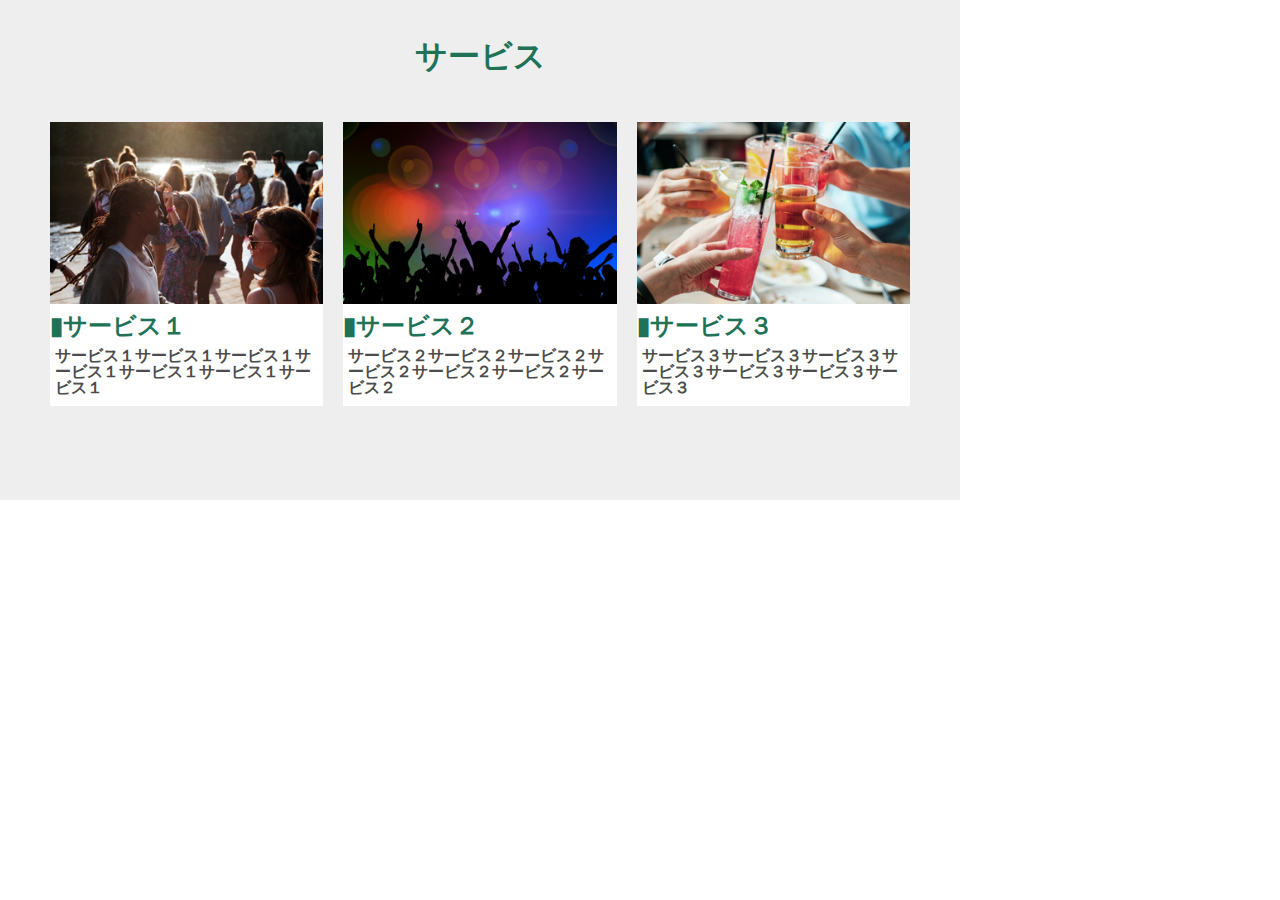
<file: 2024.11.23/work2/index.html>
<!DOCTYPE html>
<html lang="ja">
<head>
    <meta charset="UTF-8">
    <meta name="viewport" content="width=device-width, initial-scale=1.0">
    <title>work2</title>
    <link rel="stylesheet" href="./css/reset.css">
    <link rel="stylesheet" href="./css/style.css">
</head>
<body>
    <div class="service">
        <header>
            <h1>サービス</h1>
        </header>
        <div class="container">
            <div class="content">
                <img src="./images/main_1.jpg" alt="">
                <h2>サービス１</h2>
                <p>サービス１サービス１サービス１サービス１サービス１サービス１サービス１</p>
            </div>
            <div class="content">
                <img src="./images/main_2.png" alt="">
                <h2>サービス２</h2>
                <p>サービス２サービス２サービス２サービス２サービス２サービス２サービス２</p>
            </div>
            <div class="content">
                <img src="./images/main_3.png" alt="">
                <h2>サービス３</h2>
                <p>サービス３サービス３サービス３サービス３サービス３サービス３サービス３</p>
            </div>
        </div>
    </div>
</body>
</html>
</file>
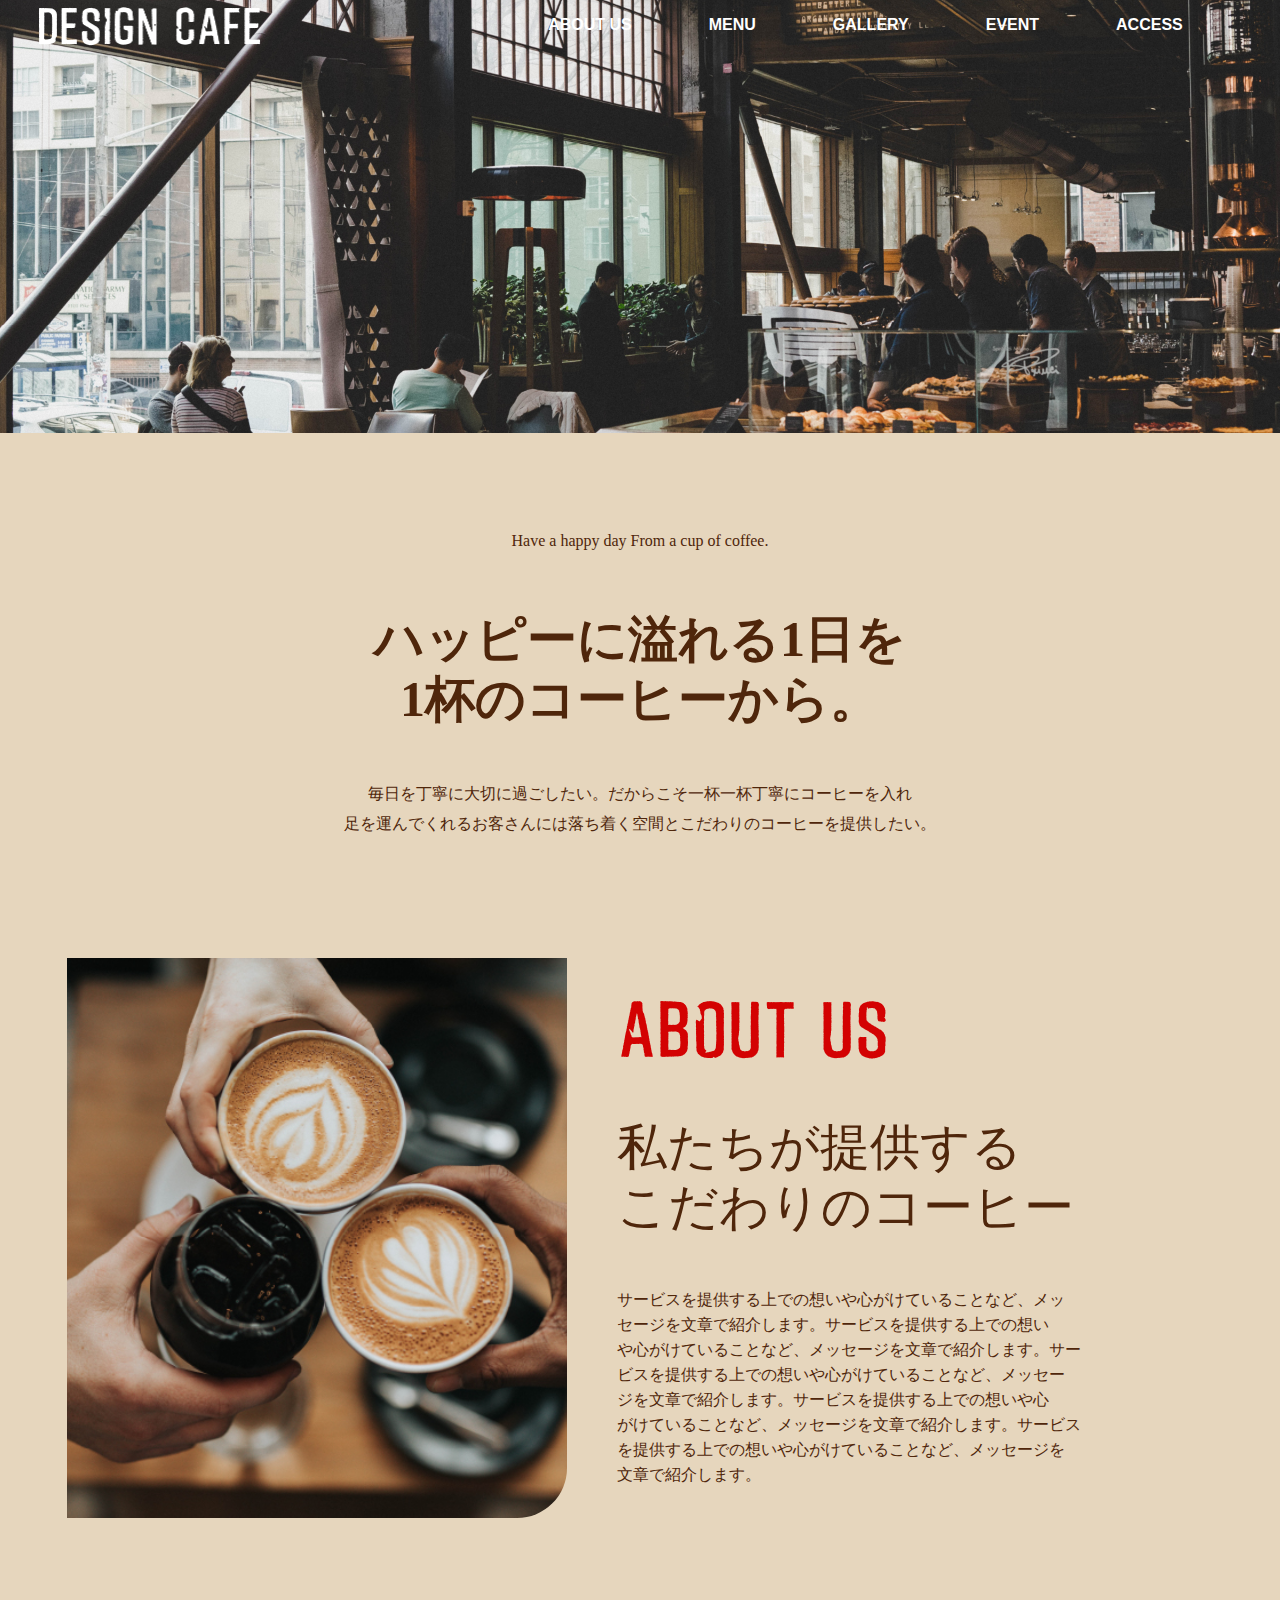
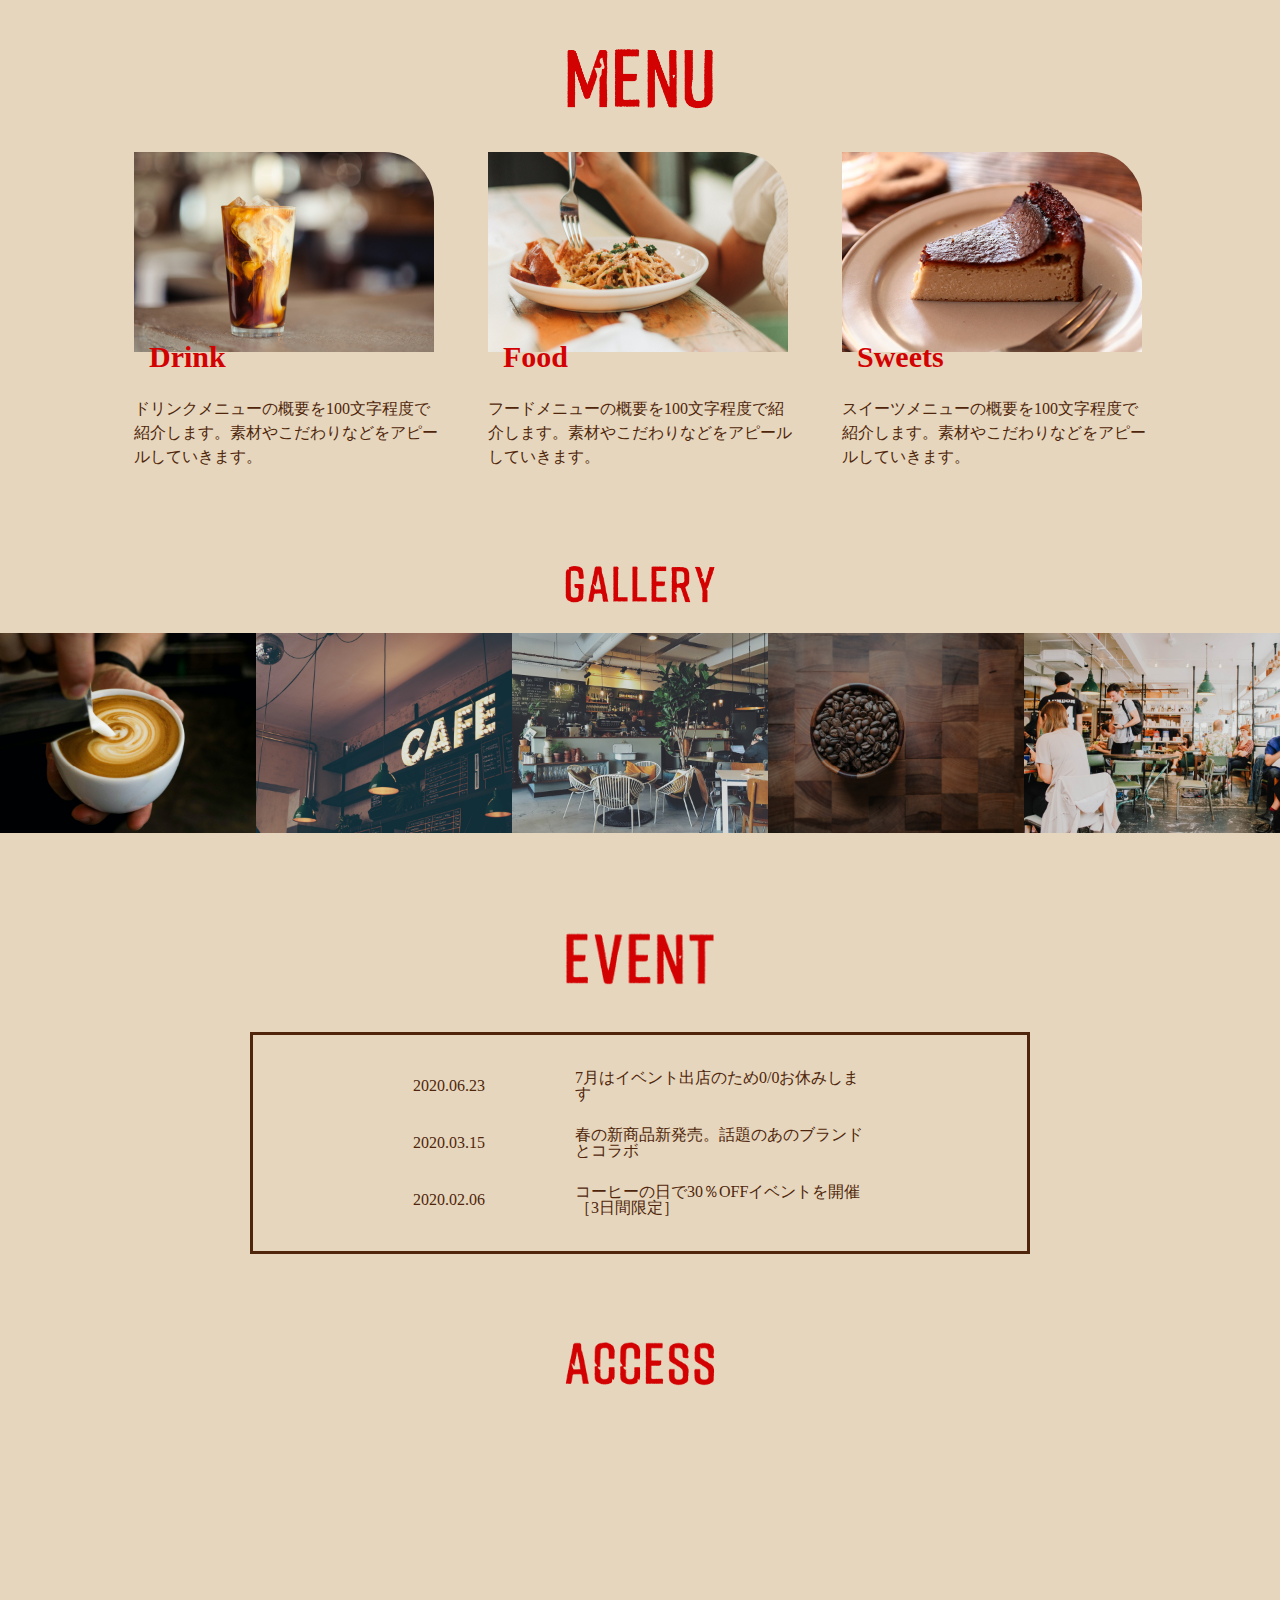
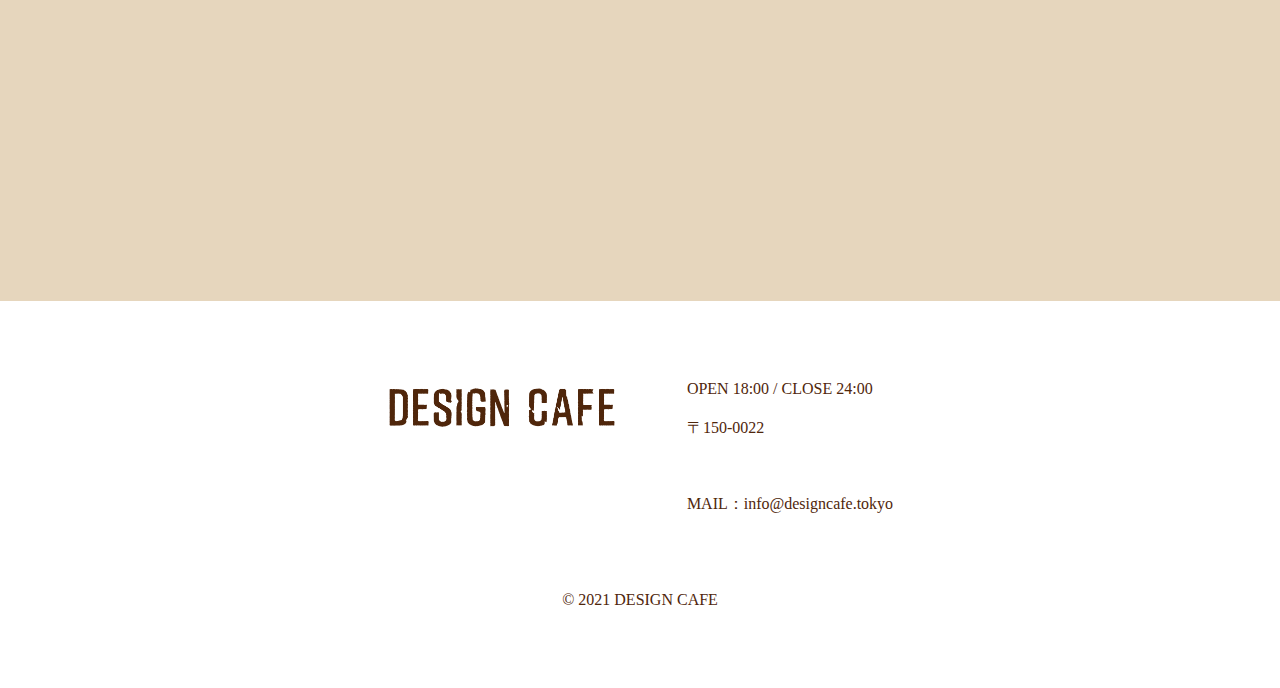
<file: 2024.12.08/design_cafe/index.html>
<!DOCTYPE html>
<html lang="ja">
<head>
    <meta charset="UTF-8">
    <meta name="viewport" content="width=device-width, initial-scale=1.0">
    <title>デザインカフェ</title>
    <link rel="stylesheet" href="./css/reset.css">
    <link rel="stylesheet" href="./css/style.css">
</head>
<body>
    <header id="header">
        <div class="header__inner">
            <h1 class="logo">
                <a href="./index.html">
                    <img src="./images/design_cafe_logo_header@2x.png" alt="デザインカフェ">
                </a>
            </h1>
            <nav class="header__nav">
                <ul class="header__navlist">
                    <li class="header__nav-item"><a href="#about">ABOUT US</a></li>
                    <li class="header__nav-item"><a href="#menu">MENU</a></li>
                    <li class="header__nav-item"><a href="#gallery">GALLERY</a></li>
                    <li class="header__nav-item"><a href="#event">EVENT</a></li>
                    <li class="header__nav-item"><a href="#access">ACCESS</a></li>
                </ul>
            </nav>
        </div>
        <div class="main-visual">
            <img src="./images/pc_first-100.jpg" alt="カフェ店内の様子">
        </div>
    </header>
    <div id ="wrapper">
                <!-- TOP message -->
                <div class="TOP_inner">
                    <p class="TOP_message">Have a happy day From a cup of coffee.</p>
                    <h1 class="TOP_catchcopy">ハッピーに溢れる1日を<br>
                        1杯のコーヒーから。</h1>
                    <p class="TOP_text">毎日を丁寧に大切に過ごしたい。だからこそ一杯一杯丁寧にコーヒーを入れ<br>
                        足を運んでくれるお客さんには落ち着く空間とこだわりのコーヒーを提供したい。</p>
                </div>
        <!-- ABOUT US -->
         <!-- line-heightの値とイラレではかった値が合わないのがなぜかわからない -->
          <!-- classのレイヤー名の付け方のベストが知りたい。正解があるかはわからないが、wrapperとかcontainerの線引きが雰囲気でやっているのでもやもや -->
                    <section id ="aboutus">
                        <div class="aboutus_inner">
                            <div class="aboutus_left_container">
                                <img src="./images/about_us@2x-100.jpg" alt="">
                            </div>
                            <div class="aboutus_right_container">
                                <div class="aboutus_right_content">
                                    <div class="aboutus_right_title">
                                        <img src="./images/about_us@2x.png" alt="">
                                    </div>
                                    <div class="aboutus_right__heading">
                                        <h2>私たちが提供する
                                        <br>こだわりのコーヒー</h2>
                                    </div>
                                    <div class="aboutus_right__paragraph">
                                        <p>
                                            サービスを提供する上での想いや心がけていることなど、メッ
                                            <br>セージを文章で紹介します。サービスを提供する上での想い
                                            <br>や心がけていることなど、メッセージを文章で紹介します。サー
                                            <br>ビスを提供する上での想いや心がけていることなど、メッセー
                                            <br>ジを文章で紹介します。サービスを提供する上での想いや心
                                            <br>がけていることなど、メッセージを文章で紹介します。サービス
                                            <br>を提供する上での想いや心がけていることなど、メッセージを
                                            <br>文章で紹介します。
                                        </p>
                                    </div>
                                </div>
                            </div>
                        </div>
                    </section>
        <!-- MENU -->
                    <section id ="menu">
                        <div class="menu_inner">
                            <div class="menu_title">
                                <img src="./images/menu@2x.png" alt="">
                            </div>
                            <div class="menu-column">
                                <div class="menu_contents">
                                    <img src="./images//pc_menu_drink-100.jpg" alt="">
                                    <h3>Drink</h3>
                                    <p>ドリンクメニューの概要を100文字程度で
                                    <br>紹介します。素材やこだわりなどをアピー
                                    <br>ルしていきます。</p>
                                </div>
                                <div class="menu_contents">
                                    <img src="./images/pc_menu_food-100.jpg" alt="">
                                    <h3>Food</h3>
                                    <p>フードメニューの概要を100文字程度で紹
                                    <br>介します。素材やこだわりなどをアピール
                                    <br>していきます。</p>
                                </div>
                                <div class="menu_contents">
                                    <img src="./images/pc_menu_sweets-100.jpg" alt="">
                                    <h3>Sweets</h3>
                                    <p>スイーツメニューの概要を100文字程度で
                                    <br>紹介します。素材やこだわりなどをアピー
                                    <br>ルしていきます。</p>
                                </div>
                            </div>
                        </div>  
                    </section>
        <!-- GALLERY -->
                    <section id ="gallery">
                        <div class="gallery_inner">
                            <div class="gallery_title">
                                <img src="./images/gallery@2x.png" alt="">
                            </div>
                            <div class="gallery_column">
                                <div class="gallery_items">
                                    <img src="./images/pc_gallary_01-100.jpg" alt="">
                                </div>
                                <div class="gallery_items">
                                    <img src="./images/pc_gallary_02-100.jpg" alt="">
                                </div>
                                <div class="gallery_items">
                                    <img src="./images/pc_gallary_03-100.jpg" alt="">
                                </div>
                                <div class="gallery_items">
                                    <img src="./images/pc_gallary_04-100.jpg" alt="">
                                </div>
                                <div class="gallery_items">
                                    <img src="./images/pc_gallary_05-100.jpg" alt="">
                                </div>
                            </div>
                        </div>
                    </section>
        <!-- EVENT  -->
         <!-- ここのCSSの表現がいまいちピンと来ない。雰囲気と力技でなんとか再現 -->
                    <section id ="event">
                        <div class="event_inner">
                            <div class="event_title">
                                <img src="./images/event@2x.png" alt="">
                            </div>
                            <div class="event_block">
                                <div class="event_contents">
                                    <div class="event_postdate">
                                        <p>2020.06.23</p>
                                    </div>
                                    <div class="event_postevents">
                                        <p>7月はイベント出店のため0/0お休みします</p>
                                    </div>
                                </div>
                                <div class="event_contents">
                                    <div class="event_postdate">
                                        <p>2020.03.15</p>
                                    </div>
                                    <div class="event_postevents">
                                        <p>春の新商品新発売。話題のあのブランドとコラボ</p>
                                    </div>
                                </div>
                                <div class="event_contents">
                                    <div class="event_postdate">
                                        <p>2020.02.06</p>
                                    </div>
                                    <div class="event_postevents">
                                        <p>コーヒーの日で30％OFFイベントを開催［3日間限定］</p>
                                    </div>
                                </div>
                            </div>
                        </div>
                    </section>
            <!-- ACCESS -->
                    <section id ="access">
                        <div class = "access_inner">
                            <div class="access_title">
                                <img src="./images/access@2x.png" alt="">
                            </div>
                            <div class="access_map">
                                <iframe src="https://www.google.com/maps/embed?pb=!1m18!1m12!1m3!1d30720.34903035999!2d139.7671248!3d35.68123620000001!2m3!1f0!2f0!3f0!3m2!1i1024!2i768!4f13.1!3m3!1m2!1s0x60188bfbd89f700b%3A0x277c49ba34ed38!2z5p2x5Lqs6aeF!5e1!3m2!1sja!2sjp!4v1733626803514!5m2!1sja!2sjp" width="100%" height="100%" style="border:0;" allowfullscreen="" loading="lazy" referrerpolicy="no-referrer-when-downgrade"></iframe>
                            </div>
                        </div>
                    </section>
            </div>
            <!-- footer -->
             <footer>
                <div class="footer_column">
                    <div class="footer_logo">
                        <img src="./images/design_cafe_logo_footer@2x.png" alt="">
                    </div>
                    <div class="footer_countainer">
                        <div class="footer_countainer-datetaime">
                            <p>OPEN 18:00 / CLOSE 24:00</p>
                        </div>
                        <div class="footer_countainer-address">
                            <p>〒150-0022</p>
                        </div>
                        <div class="footer_countainer-mail">
                            <p>MAIL：info@designcafe.tokyo</p>
                        </div>
                    </div>
                </div>
                <div class="footer_item">
                    <p>© 2021 DESIGN CAFE</p>
                </div>
             </footer>
</body>
</html>
</file>
<file: 2024.11.23/work2/css/style.css>
@charset "utf-8";
.service{
    padding: 40px;
    max-width: 960px;
    width: 100%;
    height: 500px;
    background-color: #eeeeee;
}
header h1{
    color: rgb(32, 114, 87);
    text-align: center;
}
.container{
    max-width: 960px;
    width: 100%;
    display: flex;
    justify-content: center;
    padding: 40px 0px;
}
.content{
    margin: 10px;
    font-size: 700;
    font-weight: 700;
    background-color: #ffffff;
}
.content h2{
    padding: 10px 10px 10px 0;
    color: rgb(32, 114, 87);
}
.content h2::before{
    content: "▮";
    color: rgb(32, 114, 87);
}
.content p{
    padding: 0 5px 10px 5px;
}

@media screen and (max-width:400px){
    .container{
        flex-direction: column;
        align-items: left;
        gap: 20px;
    }
    .service{
        padding: 10px;
        max-width: 400px;
        width: 100%;
        height: 1200px;
        background-color: #eeeeee;
    }
    .content p{
        padding: 0 10px 20px 10px;
    }
}
</file>
<file: 2024.12.08/design_cafe/css/style.css>
@charset "UTF-8";

.header__inner{
    display: flex;
    justify-content: space-between;
    align-items: center;
    padding-right:7.6%;
    padding-left:2.8%;
    position: absolute; /*absoluteを使うとwidthを失う*/
    width: 100%;
}

.header__navlist{
    display: flex;
    gap: 77px;
}

.header__nav-item{
    color: #ffffff;
    font-weight: bold;
    font-family: "游ゴシック体", YuGothic, "游ゴシック Medium", "Yu Gothic Medium", "游ゴシック", "Yu Gothic", sans-serif;
}

.logo{
    width: 227px;
}

#wrapper{
    background-color:#E6D6BD;
}
/* 少ない表現で効率的だけど、だれでも読めるcssコードにする方法が知りたい */
/* 基本的にmargin-top1個ずつおいて調整すれば良い感じなのだろうか？ */
/* divを中央に寄せるときはjustifycontentを使うだけでいいのだろうか？margin 0 autoやtext-align:centerの活躍場はないのか？*/
/*すべてのclass名～_titleのwidthを合わせる方法が知りたい */
.TOP_inner{
    padding: 100px;
    text-align: center;
}

.TOP_catchcopy{
    margin-top: 60px;
    font-size: 50px;
    line-height: 60px;
}
.TOP_text{
    margin-top: 50px;
    line-height: 30px;
}


.aboutus_inner{
    display: flex;
    justify-content: center;
    align-items: center;
}
.aboutus_left_container img{
    height: 560px;
    width: 500px;
    object-fit: cover;
    border-bottom-right-radius: 50px;
}
.aboutus_right_container{
    margin: 50px;
}
.aboutus_right_title img{
    width: 50%;
}
.aboutus_right__heading h2{
    padding-top: 50px;
    font-size: 50px;
    font-weight: 100;
    line-height: 60px;
}
.aboutus_right__paragraph{
    padding-top: 50px;
}
.aboutus_right__paragraph p{
    line-height: 25px;
}

.menu_inner{
    margin-top: 100px;
}
.menu_title{
    text-align: center;
}
.menu_title img{
    width: 12%;
}

.menu-column{
    display: flex;
    justify-content: center;
    align-items: center;
    gap: 50px;
    margin-top: 35px;
}

.menu_contents img{
    height: 200px;
    width: 300px;
    border-top-right-radius: 50px;
}
.menu_contents h3{
    font-size: 30px;
    color: #D30202;
    margin-top: -10px;
    margin-left: 15px;
}
.menu_contents p{
    margin-top:25px ;
    line-height: 24px;
}
.gallery_inner{
    margin-top: 90px;
}
.gallery_title{
    text-align: center;
}
.gallery_title img{
    width: 12%;
}
.gallery_column{
    display: flex;
    justify-content: center;
    align-items: center;
    margin-top: 25px;
}

.event_inner{
    margin-top: 90px;
}
.event_title{
    text-align: center;
}
.event_title img{
    width: 12%;
}
.event_block{
    width: 780px;
    margin: 0 auto;
    margin-top: 40px;
    padding-top:35px;
    padding-bottom:35px;
    padding-right:160px;
    padding-left:160px;
    border: #4F260B solid 3px;
}
.event_contents{
    display: flex;
    justify-content: center;
    align-items: center;
    gap: 90px;
    &:not(:last-child) {
    margin-bottom: 25px;
    }
}

.event_postdate{
    align-items: left;
}


.access_inner{
    margin-top: 80px;
}
.access_title{
    text-align: center;
}
.access_title img{
    width: 12%;
}
.access_map{
    margin-top:40px;
    filter: grayscale(100%) invert(92%) contrast(83%);
    height: 470px;
}

.footer_column{
    display: flex;
    justify-content: center;
    gap: 70px;
    margin-top:80px ;
}
.footer_logo img{
    width: 230px;
}

.footer_countainer-datetaime{
    margin-bottom: 23px;
}
.footer_countainer-address{
    margin-bottom: 60px;
}
.footer_countainer-mail{
    margin-bottom:80px ;
}
.footer_item{
    display: flex;
    justify-content: center;
    align-items: center;
}
.footer_item{
    margin-bottom: 80px;
}
</file>
